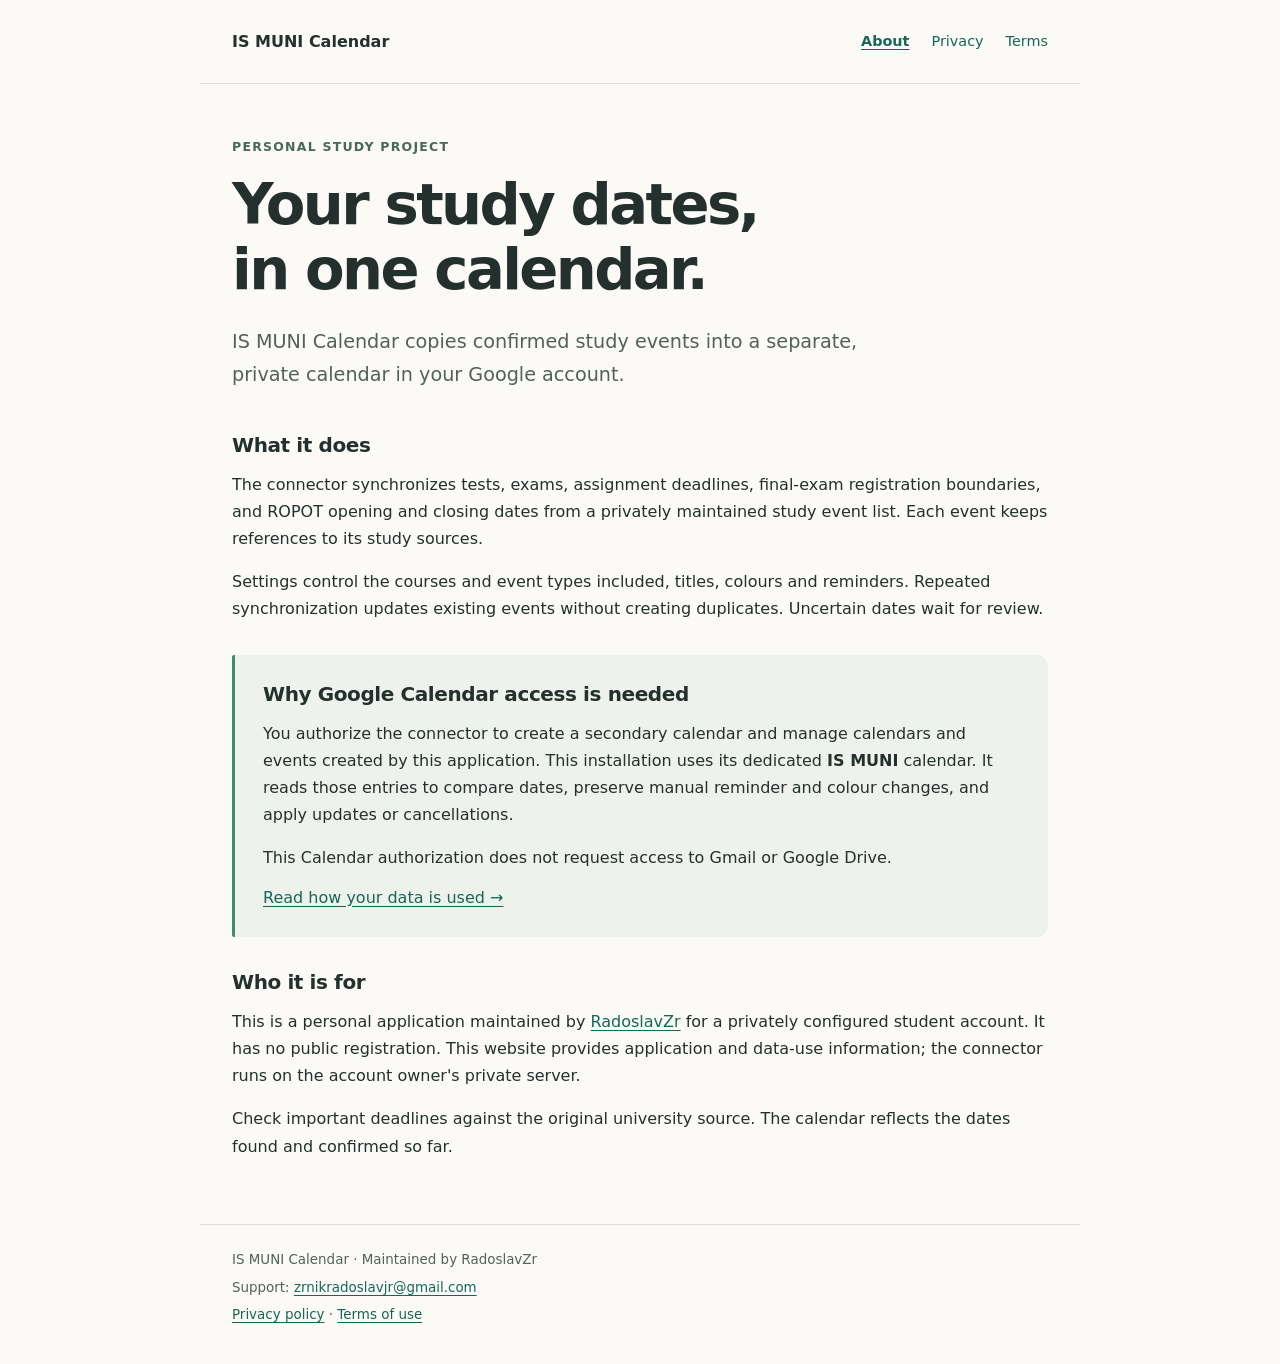
<file: index.html>
<!doctype html>
<html lang="en">
<head>
  <meta charset="utf-8">
  <meta name="google-site-verification" content="2p8VgT4ts6E8UHfa_PIhWJtNlqdsCBrVsw-bWBI_4Mc" />
  <meta name="viewport" content="width=device-width, initial-scale=1">
  <meta name="description" content="IS MUNI Calendar is a personal connector that synchronizes confirmed study dates into a separate Google Calendar.">
  <title>IS MUNI Calendar</title>
  <link rel="stylesheet" href="style.css">
</head>
<body>
  <header><a class="brand" href="index.html">IS MUNI Calendar</a><nav aria-label="Main"><a aria-current="page" href="index.html">About</a><a href="privacy.html">Privacy</a><a href="terms.html">Terms</a></nav></header>
  <main>
    <p class="eyebrow">Personal study project</p>
    <h1>Your study dates,<br>in one calendar.</h1>
    <p class="lead">IS MUNI Calendar copies confirmed study events into a separate, private calendar in your Google account.</p>
    <section><h2>What it does</h2><p>The connector synchronizes tests, exams, assignment deadlines, final-exam registration boundaries, and ROPOT opening and closing dates from a privately maintained study event list. Each event keeps references to its study sources.</p><p>Settings control the courses and event types included, titles, colours and reminders. Repeated synchronization updates existing events without creating duplicates. Uncertain dates wait for review.</p></section>
    <section class="note"><h2>Why Google Calendar access is needed</h2><p>You authorize the connector to create a secondary calendar and manage calendars and events created by this application. This installation uses its dedicated <strong>IS MUNI</strong> calendar. It reads those entries to compare dates, preserve manual reminder and colour changes, and apply updates or cancellations.</p><p>This Calendar authorization does not request access to Gmail or Google Drive.</p><a href="privacy.html">Read how your data is used →</a></section>
    <section><h2>Who it is for</h2><p>This is a personal application maintained by <a href="https://github.com/RadoslavZr">RadoslavZr</a> for a privately configured student account. It has no public registration. This website provides application and data-use information; the connector runs on the account owner's private server.</p><p>Check important deadlines against the original university source. The calendar reflects the dates found and confirmed so far.</p></section>
  </main>
  <footer><p>IS MUNI Calendar · Maintained by RadoslavZr</p><p>Support: <a href="mailto:zrnikradoslavjr@gmail.com">zrnikradoslavjr@gmail.com</a></p><p><a href="privacy.html">Privacy policy</a> · <a href="terms.html">Terms of use</a></p></footer>
</body>
</html>
</file>
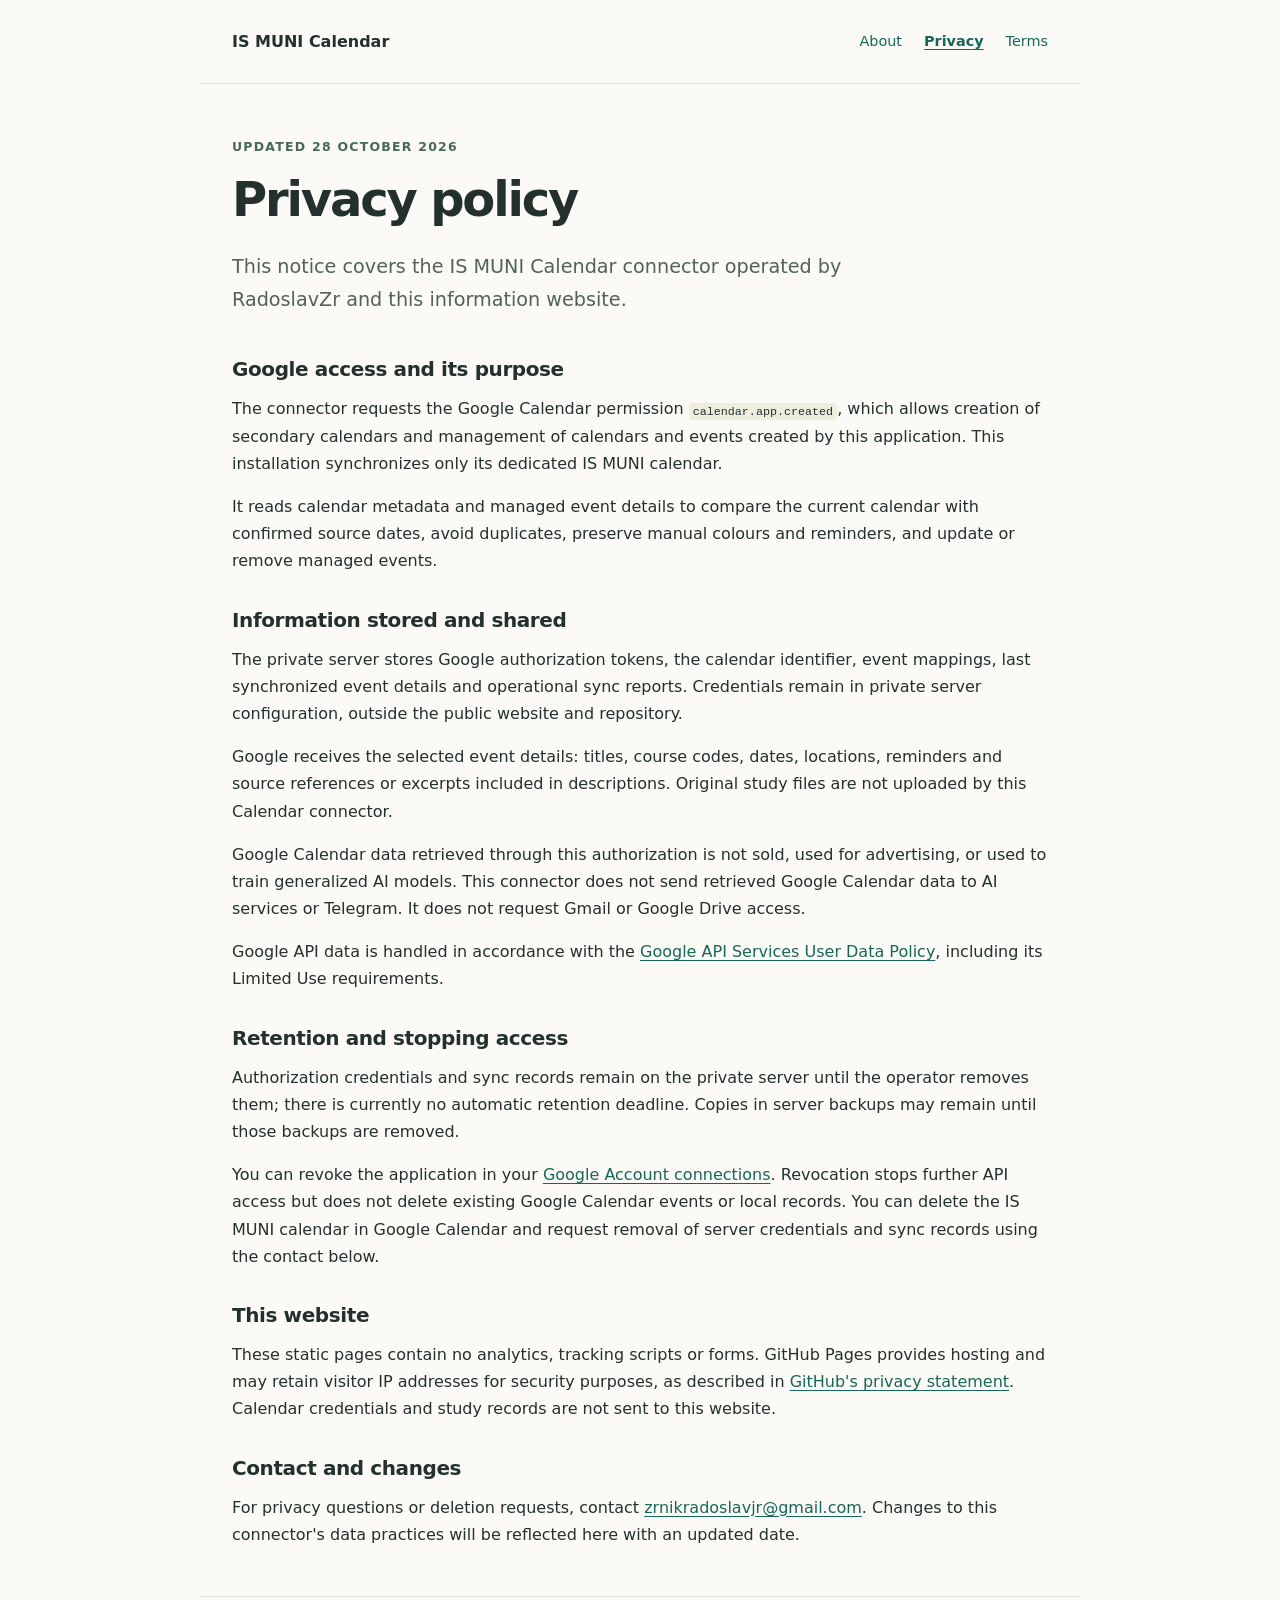
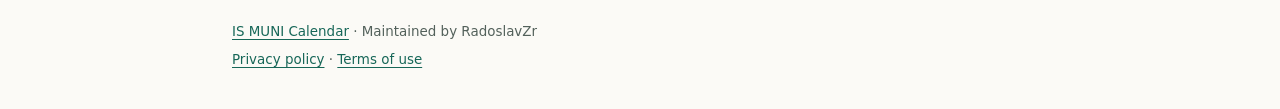
<file: privacy.html>
<!doctype html>
<html lang="en">
<head><meta charset="utf-8"><meta name="viewport" content="width=device-width, initial-scale=1"><title>Privacy policy · IS MUNI Calendar</title><link rel="stylesheet" href="style.css"></head>
<body>
  <header><a class="brand" href="index.html">IS MUNI Calendar</a><nav aria-label="Main"><a href="index.html">About</a><a aria-current="page" href="privacy.html">Privacy</a><a href="terms.html">Terms</a></nav></header>
  <main class="document">
    <p class="eyebrow">Updated 28 October 2026</p><h1>Privacy policy</h1>
    <p class="lead">This notice covers the IS MUNI Calendar connector operated by RadoslavZr and this information website.</p>
    <h2>Google access and its purpose</h2><p>The connector requests the Google Calendar permission <code>calendar.app.created</code>, which allows creation of secondary calendars and management of calendars and events created by this application. This installation synchronizes only its dedicated IS MUNI calendar.</p><p>It reads calendar metadata and managed event details to compare the current calendar with confirmed source dates, avoid duplicates, preserve manual colours and reminders, and update or remove managed events.</p>
    <h2>Information stored and shared</h2><p>The private server stores Google authorization tokens, the calendar identifier, event mappings, last synchronized event details and operational sync reports. Credentials remain in private server configuration, outside the public website and repository.</p><p>Google receives the selected event details: titles, course codes, dates, locations, reminders and source references or excerpts included in descriptions. Original study files are not uploaded by this Calendar connector.</p><p>Google Calendar data retrieved through this authorization is not sold, used for advertising, or used to train generalized AI models. This connector does not send retrieved Google Calendar data to AI services or Telegram. It does not request Gmail or Google Drive access.</p><p>Google API data is handled in accordance with the <a href="https://developers.google.com/terms/api-services-user-data-policy">Google API Services User Data Policy</a>, including its Limited Use requirements.</p>
    <h2>Retention and stopping access</h2><p>Authorization credentials and sync records remain on the private server until the operator removes them; there is currently no automatic retention deadline. Copies in server backups may remain until those backups are removed.</p><p>You can revoke the application in your <a href="https://myaccount.google.com/connections">Google Account connections</a>. Revocation stops further API access but does not delete existing Google Calendar events or local records. You can delete the IS MUNI calendar in Google Calendar and request removal of server credentials and sync records using the contact below.</p>
    <h2>This website</h2><p>These static pages contain no analytics, tracking scripts or forms. GitHub Pages provides hosting and may retain visitor IP addresses for security purposes, as described in <a href="https://docs.github.com/en/site-policy/privacy-policies/github-privacy-statement">GitHub's privacy statement</a>. Calendar credentials and study records are not sent to this website.</p>
    <h2>Contact and changes</h2><p>For privacy questions or deletion requests, contact <a href="mailto:zrnikradoslavjr@gmail.com">zrnikradoslavjr@gmail.com</a>. Changes to this connector's data practices will be reflected here with an updated date.</p>
  </main>
  <footer><p><a href="index.html">IS MUNI Calendar</a> · Maintained by RadoslavZr</p><p><a href="privacy.html">Privacy policy</a> · <a href="terms.html">Terms of use</a></p></footer>
</body>
</html>
</file>
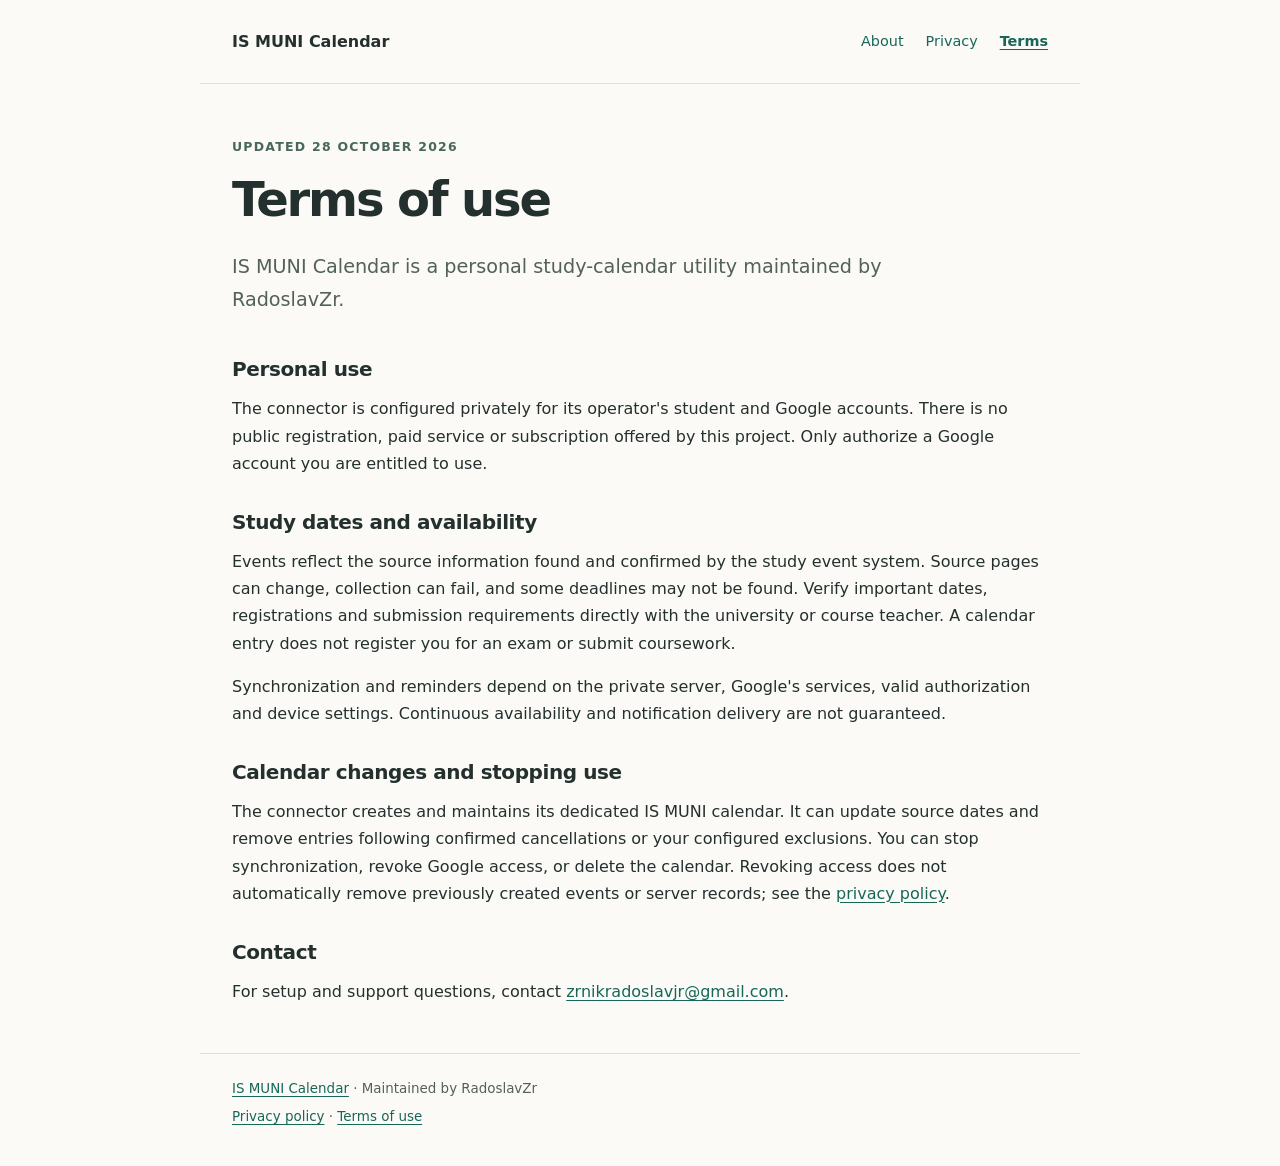
<file: terms.html>
<!doctype html>
<html lang="en">
<head><meta charset="utf-8"><meta name="viewport" content="width=device-width, initial-scale=1"><title>Terms of use · IS MUNI Calendar</title><link rel="stylesheet" href="style.css"></head>
<body>
  <header><a class="brand" href="index.html">IS MUNI Calendar</a><nav aria-label="Main"><a href="index.html">About</a><a href="privacy.html">Privacy</a><a aria-current="page" href="terms.html">Terms</a></nav></header>
  <main class="document">
    <p class="eyebrow">Updated 28 October 2026</p><h1>Terms of use</h1>
    <p class="lead">IS MUNI Calendar is a personal study-calendar utility maintained by RadoslavZr.</p>
    <h2>Personal use</h2><p>The connector is configured privately for its operator's student and Google accounts. There is no public registration, paid service or subscription offered by this project. Only authorize a Google account you are entitled to use.</p>
    <h2>Study dates and availability</h2><p>Events reflect the source information found and confirmed by the study event system. Source pages can change, collection can fail, and some deadlines may not be found. Verify important dates, registrations and submission requirements directly with the university or course teacher. A calendar entry does not register you for an exam or submit coursework.</p><p>Synchronization and reminders depend on the private server, Google's services, valid authorization and device settings. Continuous availability and notification delivery are not guaranteed.</p>
    <h2>Calendar changes and stopping use</h2><p>The connector creates and maintains its dedicated IS MUNI calendar. It can update source dates and remove entries following confirmed cancellations or your configured exclusions. You can stop synchronization, revoke Google access, or delete the calendar. Revoking access does not automatically remove previously created events or server records; see the <a href="privacy.html">privacy policy</a>.</p>
    <h2>Contact</h2><p>For setup and support questions, contact <a href="mailto:zrnikradoslavjr@gmail.com">zrnikradoslavjr@gmail.com</a>.</p>
  </main>
  <footer><p><a href="index.html">IS MUNI Calendar</a> · Maintained by RadoslavZr</p><p><a href="privacy.html">Privacy policy</a> · <a href="terms.html">Terms of use</a></p></footer>
</body>
</html>
</file>
<file: style.css>
:root { color-scheme: light; font-family: system-ui, -apple-system, BlinkMacSystemFont, "Segoe UI", sans-serif; color: #23302e; background: #fbfaf6; line-height: 1.7; }
* { box-sizing: border-box; }
body { margin: 0; }
a { color: #176758; text-underline-offset: .2em; }
a:hover { color: #0b4035; }
a:focus-visible { outline: 3px solid #b4d9ce; outline-offset: 5px; }
header, main, footer { max-width: 880px; margin: auto; padding-left: 32px; padding-right: 32px; }
header { display: flex; align-items: center; justify-content: space-between; gap: 24px; padding-top: 28px; padding-bottom: 28px; border-bottom: 1px solid #dedfd6; }
.brand { font-size: 1rem; font-weight: 750; text-decoration: none; color: #23302e; }
nav { display: flex; gap: 22px; font-size: .9rem; }
nav a { text-decoration: none; }
nav a[aria-current] { text-decoration: underline; font-weight: 650; }
main { padding-top: 52px; padding-bottom: 32px; }
.eyebrow { margin: 0 0 16px; font-size: .78rem; font-weight: 700; text-transform: uppercase; letter-spacing: .1em; color: #47675d; }
h1 { margin: 0 0 24px; font-size: clamp(2.35rem, 6vw, 3.6rem); line-height: 1.12; letter-spacing: -.045em; font-weight: 650; }
.lead { font-size: 1.2rem; color: #53615b; max-width: 680px; margin: 0 0 40px; }
h2 { font-size: 1.25rem; line-height: 1.35; letter-spacing: -.02em; margin: 0 0 12px; }
p { margin: 0 0 16px; }
section { margin: 0 0 32px; }
.note { background: #edf3ec; border-left: 3px solid #438876; padding: 26px 28px; border-radius: 2px 12px 12px 2px; }
.note p:last-of-type { margin-bottom: 12px; }
.document h1 { font-size: clamp(2.3rem, 6vw, 3rem); }
.document h2 { margin-top: 32px; }
code { font-size: .9em; overflow-wrap: anywhere; background: #eeeede; padding: .15em .35em; border-radius: 4px; }
footer { padding-top: 24px; padding-bottom: 32px; border-top: 1px solid #dedfd6; font-size: .84rem; color: #53615b; }
footer p { margin: 0 0 5px; }
@media (max-width: 560px) { header, main, footer { padding-left: 22px; padding-right: 22px; } header { align-items: flex-start; flex-direction: column; gap: 12px; } main { padding-top: 36px; } .note { padding: 22px; } nav { gap: 20px; } }
</file>
